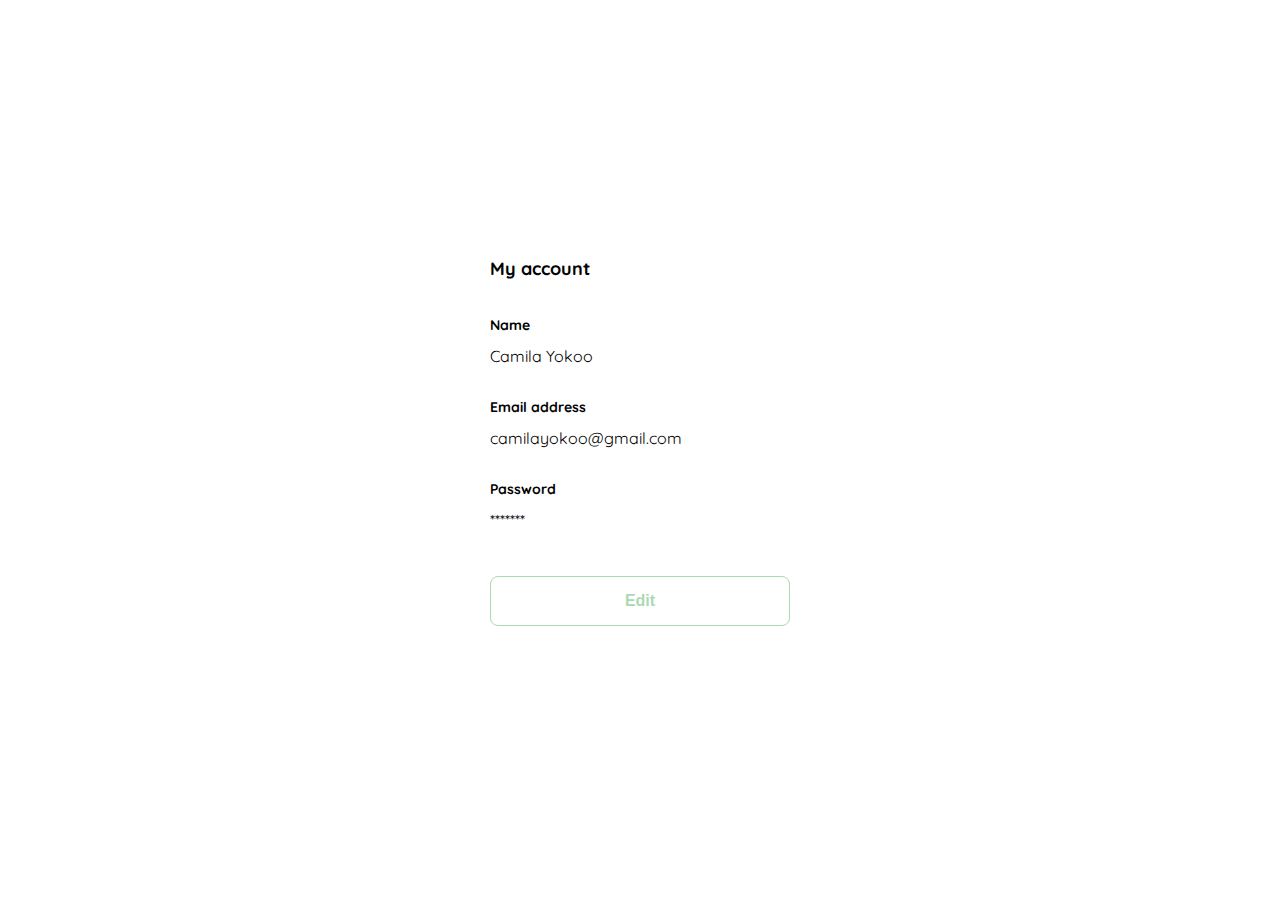
<file: edit-account.html>
<!DOCTYPE html>
<html lang="en">
  <head>
    <meta charset="UTF-8" />
    <meta http-equiv="X-UA-Compatible" content="IE=edge" />
    <meta name="viewport" content="width=device-width, initial-scale=1.0" />
    <link rel="preconnect" href="https://fonts.googleapis.com" />
    <link rel="preconnect" href="https://fonts.gstatic.com" crossorigin />
    <link
      href="https://fonts.googleapis.com/css2?family=Quicksand:wght@300;500;700&display=swap"
      rel="stylesheet"
    />
    <title>Document</title>

    <style>
      :root {
        --white: #ffffff;
        --black: #000000;
        --dark: #232830;
        --very-light-pink: #c7c7c7;
        --text-input-field: #f7f7f7;
        --hospital-green: #acd9b2;
        --sm: 14px;
        --md: 16px;
        --lg: 18px;
      }

      body {
        font-family: "Quicksand", sans-serif;
        margin: 0;
      }

      .login {
        width: 100%;
        height: 100vh;
        display: grid;
        place-items: center;
      }

      .form-container {
        display: grid;
        grid-template-rows: auto 1fr auto;
        width: 300px;
      }

      .logo {
        width: 150px;
        margin-bottom: 48px;
        justify-self: center;
        display: none;
      }

      .title {
        font-size: var(--lg);
        margin-bottom: 36px;
        text-align: start;
      }

      .label {
        font-size: var(--sm);
        font-weight: bold;
        margin-bottom: 4px;
      }

      .value {
        color: var(--black);
        font-size: var(--md);
        margin: 8px 0 32px 0;
      }

      .form {
        display: flex;
        flex-direction: column;
      }

      .form div {
        display: flex;
        flex-direction: column;
      }

      .secondary-button {
        background-color: var(--white);
        border: 1px solid var(--hospital-green);
        border-radius: 8px;
        color: var(--hospital-green);
        width: 100%;
        cursor: pointer;
        font-size: var(--md);
        font-weight: bold;
        height: 50px;
      }

      .login-button {
        margin-top: 14px;
        margin-bottom: 30px;
      }

      @media (max-width: 640px) {
        .form-container {
          height: 100%;
        }
        .form {
          height: 100%;
          justify-content: space-between;
        }
      }
    </style>
  </head>
  <body>
    <div class="login">
      <div class="form-container">
        <h1 class="title">My account</h1>

        <form action="" class="form">
          <div>
            <label for="name" class="label">Name</label>
            <p class="value">Camila Yokoo</p>

            <label for="email" class="label">Email address</label>
            <p class="value">camilayokoo@gmail.com</p>

            <label for="password" class="label">Password</label>
            <p class="value">*******</p>
          </div>

          <input
            type="submit"
            value="Edit"
            class="secondary-button login-button"
          />
        </form>
      </div>
    </div>
  </body>
</html>
</file>
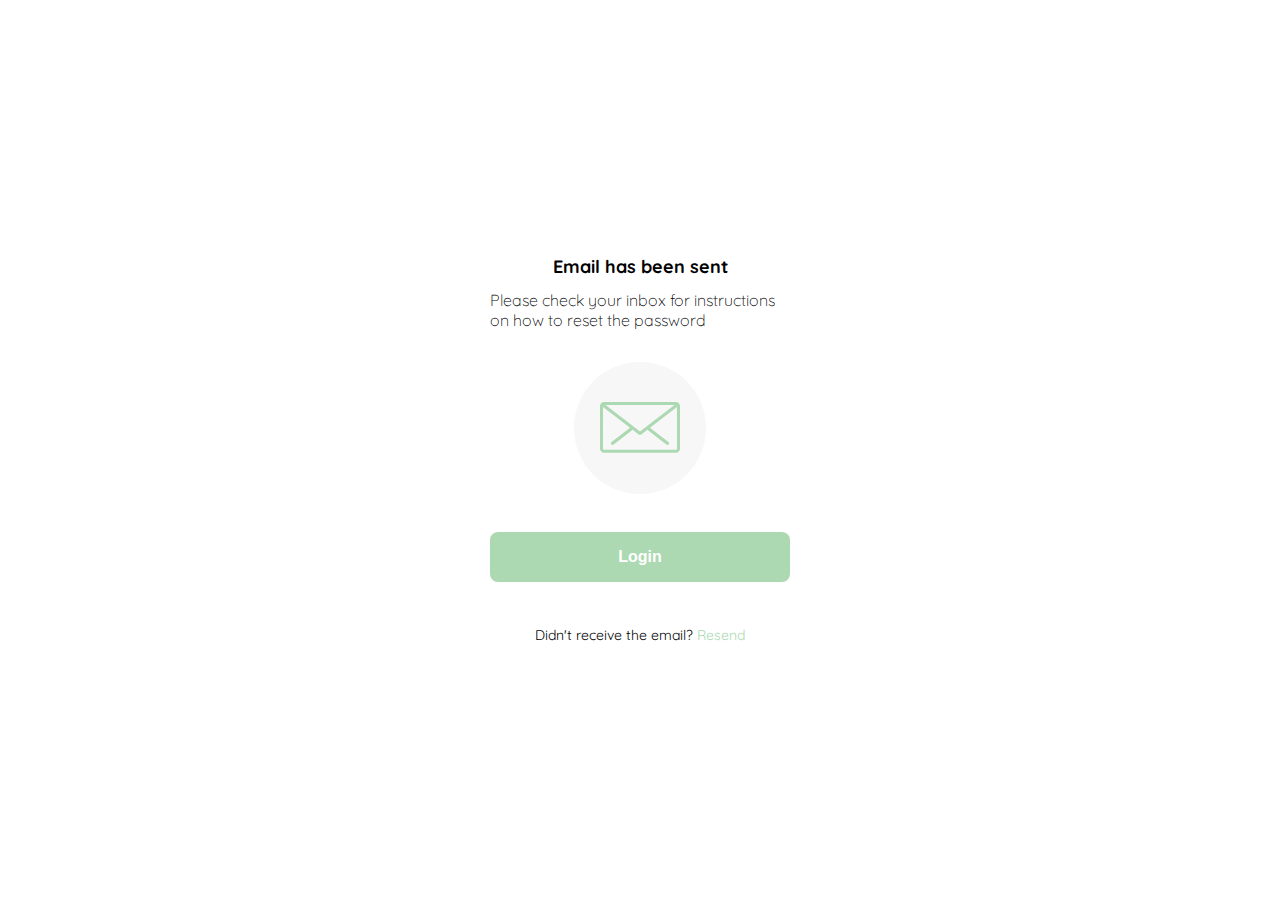
<file: email-sent.html>
<!DOCTYPE html>
<html lang="en">
  <head>
    <meta charset="UTF-8" />
    <meta http-equiv="X-UA-Compatible" content="IE=edge" />
    <meta name="viewport" content="width=device-width, initial-scale=1.0" />
    <link rel="preconnect" href="https://fonts.googleapis.com" />
    <link rel="preconnect" href="https://fonts.gstatic.com" crossorigin />
    <link
      href="https://fonts.googleapis.com/css2?family=Quicksand:wght@300;500;700&display=swap"
      rel="stylesheet"
    />
    <title>Document</title>

    <style>
      :root {
        --white: #ffffff;
        --black: #000000;
        --dark: #232830;
        --very-light-pink: #c7c7c7;
        --text-input-field: #f7f7f7;
        --hospital-green: #acd9b2;
        --sm: 14px;
        --md: 16px;
        --lg: 18px;
      }

      body {
        font-family: "Quicksand", sans-serif;
        margin: 0;
      }

      .login {
        width: 100%;
        height: 100vh;
        display: grid;
        place-items: center;
      }

      .form-container {
        display: grid;
        grid-template-rows: auto 1fr auto;
        width: 300px;
        justify-items: center;
      }

      .logo {
        width: 150px;
        margin-bottom: 48px;
        justify-self: center;
        display: none;
      }

      .title {
        font-size: var(--lg);
        margin-bottom: 12px;
        text-align: center;
      }

      .subtitle {
        color: var(--black);
        font-size: var(--md);
        margin-bottom: 32px;
        margin-top: 0;
        font-weight: 300;
      }

      .email-image {
        width: 132px;
        height: 132px;
        background-color: var(--text-input-field);
        border-radius: 50%;
        display: flex;
        justify-content: center;
        align-items: center;
        margin-bottom: 24px;
      }

      .email-image img {
        width: 80px;
      }

      .resend {
        font-size: var(--sm);
      }

      .resend span {
        color: var(--black);
      }

      .resend a {
        color: var(--hospital-green);
        text-decoration: none;
      }

      .primary-button {
        background-color: var(--hospital-green);
        border: none;
        border-radius: 8px;
        color: var(--white);
        width: 100%;
        cursor: pointer;
        font-size: var(--md);
        font-weight: bold;
        height: 50px;
      }

      .login-button {
        margin-top: 14px;
        margin-bottom: 30px;
      }

      @media (max-width: 640px) {
        .logo {
          display: block;
        }
      }
    </style>
  </head>
  <body>
    <div class="login">
      <div class="form-container">
        <img src="./logos/logo_yard_sale.svg" alt="logo" class="logo" />

        <h1 class="title">Email has been sent</h1>
        <p class="subtitle">
          Please check your inbox for instructions on how to reset the password
        </p>

        <div class="email-image">
          <img src="./icons/email.svg" alt="email-logo" />
        </div>

        <button class="primary-button login-button">Login</button>

        <p class="resend">
          <span>Didn't receive the email?</span>
          <a href="/">Resend</a>
        </p>
      </div>
    </div>
  </body>
</html>
</file>
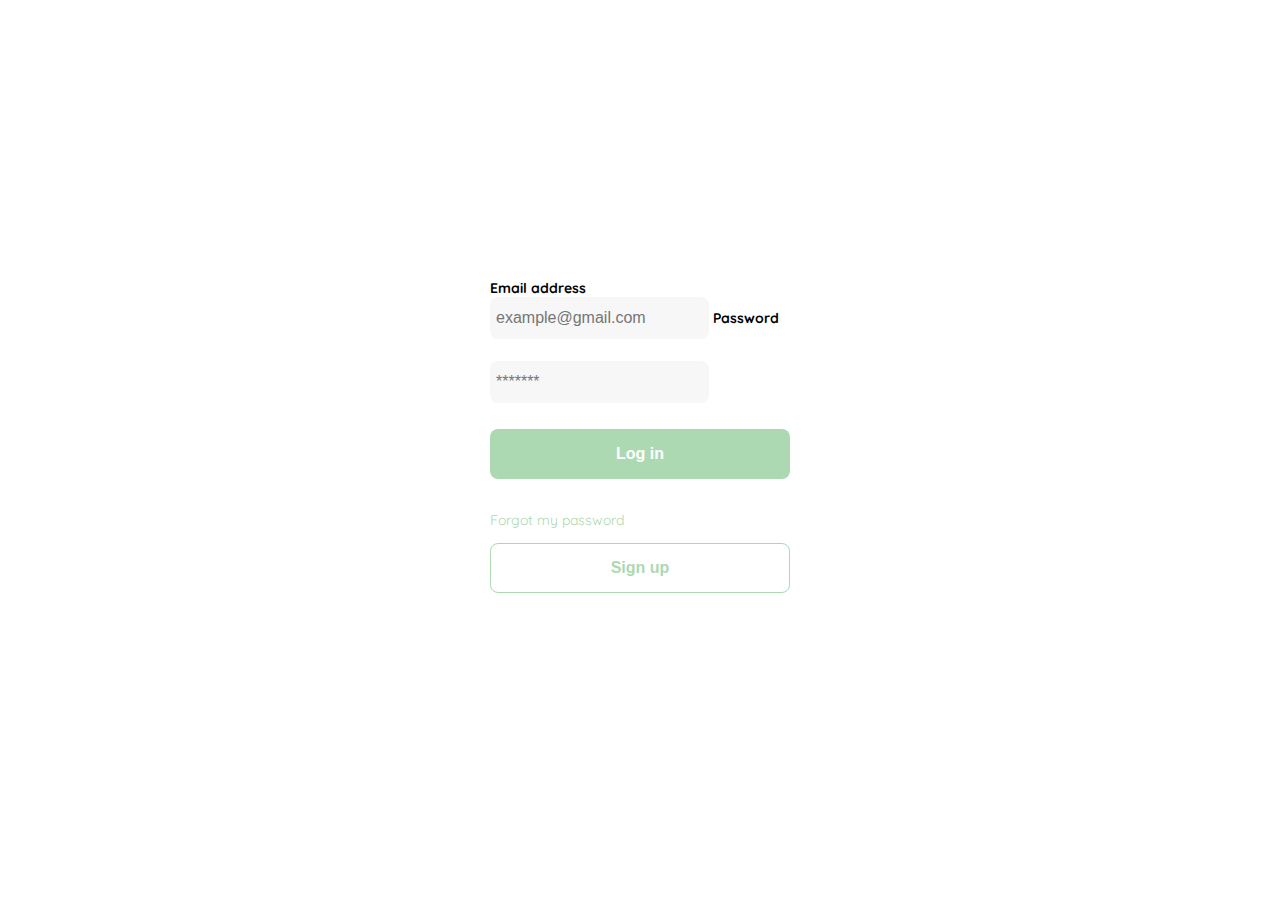
<file: login.html>
<!DOCTYPE html>
<html lang="en">
  <head>
    <meta charset="UTF-8" />
    <meta http-equiv="X-UA-Compatible" content="IE=edge" />
    <meta name="viewport" content="width=device-width, initial-scale=1.0" />
    <link rel="preconnect" href="https://fonts.googleapis.com" />
    <link rel="preconnect" href="https://fonts.gstatic.com" crossorigin />
    <link
      href="https://fonts.googleapis.com/css2?family=Quicksand:wght@300;500;700&display=swap"
      rel="stylesheet"
    />
    <title>Document</title>

    <style>
      :root {
        --white: #ffffff;
        --black: #000000;
        --dark: #232830;
        --very-light-pink: #c7c7c7;
        --text-input-field: #f7f7f7;
        --hospital-green: #acd9b2;
        --sm: 14px;
        --md: 16px;
        --lg: 18px;
      }

      body {
        font-family: "Quicksand", sans-serif;
        margin: 0;
      }

      .login {
        width: 100%;
        height: 100vh;
        display: grid;
        place-items: center;
      }

      .form-container {
        display: grid;
        grid-template-rows: auto 1fr auto;
        width: 300px;
      }

      .logo {
        width: 150px;
        margin-bottom: 48px;
        justify-self: center;
        display: none;
      }

      .title {
        font-size: var(--lg);
        margin-bottom: 12px;
        text-align: center;
      }

      .subtitle {
        color: var(--black);
        font-size: var(--md);
        margin-bottom: 32px;
        margin-top: 0;
        font-weight: 300;
      }

      .label {
        font-size: var(--sm);
        font-weight: bold;
        margin-bottom: 4px;
      }

      .input {
        background-color: var(--text-input-field);
        border: none;
        border-radius: 8px;
        height: 30px;
        font-size: var(--md);
        padding: 6px;
        margin-bottom: 12px;
      }

      .input-email {
        margin-bottom: 22px;
      }

      .form {
        display: flex;
        flex-direction: column;
      }

      .form a {
        color: var(--hospital-green);
        font-size: var(--sm);
        text-align: center;
        text-decoration: none;
        margin-bottom: 52px;
      }

      .primary-button {
        background-color: var(--hospital-green);
        border: none;
        border-radius: 8px;
        color: var(--white);
        width: 100%;
        cursor: pointer;
        font-size: var(--md);
        font-weight: bold;
        height: 50px;
        margin-top: 14px;
        margin-bottom: 30px;
      }

      .secondary-button {
        background-color: var(--white);
        border: 1px solid var(--hospital-green);
        border-radius: 8px;
        color: var(--hospital-green);
        width: 100%;
        cursor: pointer;
        font-size: var(--md);
        font-weight: bold;
        height: 50px;
        margin-top: 14px;
        margin-bottom: 30px;
      }

      @media (max-width: 640px) {
        .logo {
          display: block;
        }

        .form-container {
          height: 100%;
        }
        
        .form {
          height: 100%;
          justify-content: space-between;
        }
      }
    </style>
  </head>
  <body>
    <div class="login">
      <div class="form-container">
        <img src="./logos/logo_yard_sale.svg" alt="logo" class="logo" />

        <form action="" class="form">
          <div>
            <label for="email" class="label">Email address</label>
            <input
              type="email"
              id="email"
              class="input input-email"
              placeholder="example@gmail.com"
              required
            />
            <label for="password" class="label">Password</label>
            <input
              type="password"
              id="password"
              class="input input-password"
              placeholder="*******"
              required
            />

            <input
              type="submit"
              value="Log in"
              class="primary-button login-button"
            />
            <a href="/">Forgot my password</a>
          </div>
          <button class="secondary-button signup-button">Sign up</button>
        </form>
      </div>
    </div>
  </body>
</html>
</file>
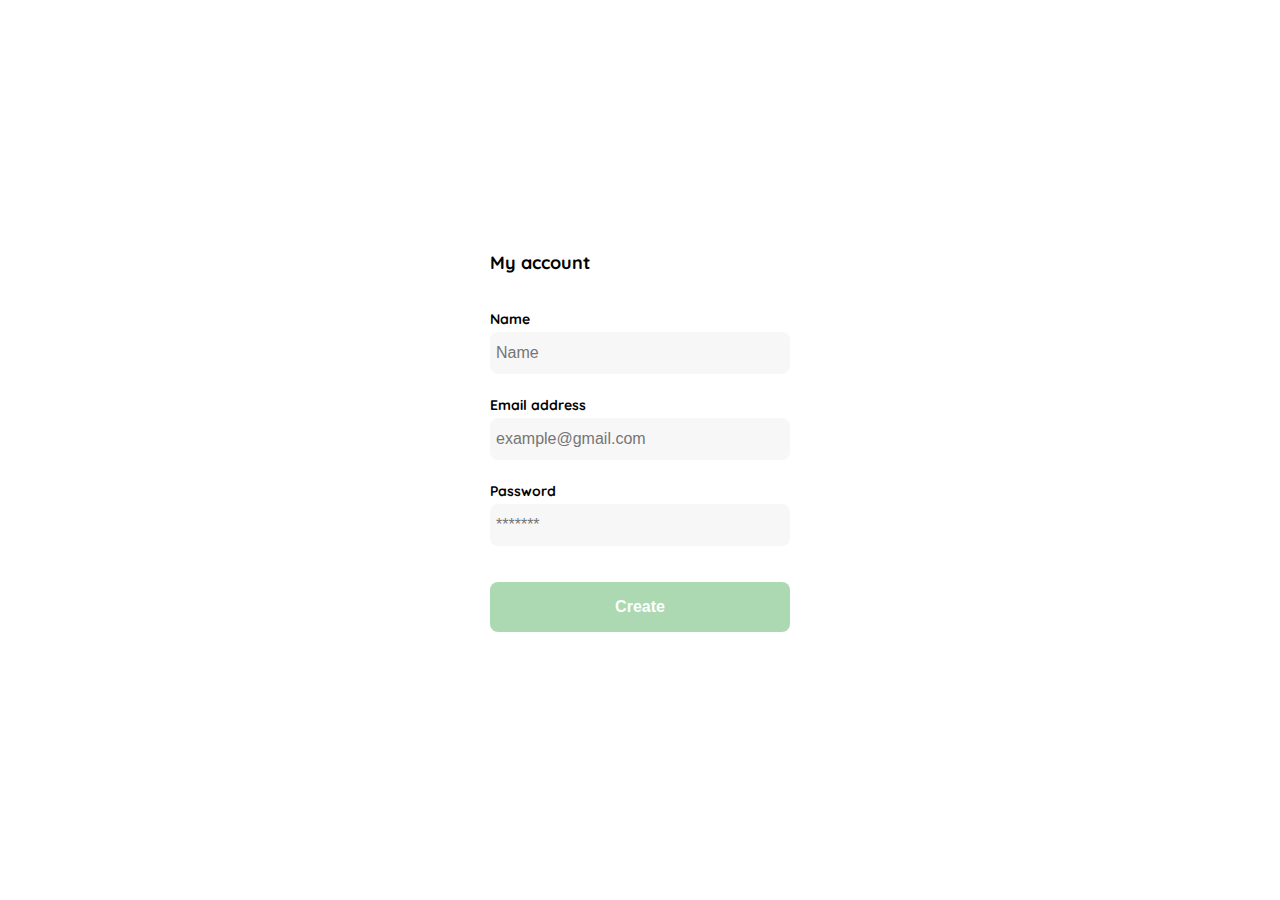
<file: my-account.html>
<!DOCTYPE html>
<html lang="en">
  <head>
    <meta charset="UTF-8" />
    <meta http-equiv="X-UA-Compatible" content="IE=edge" />
    <meta name="viewport" content="width=device-width, initial-scale=1.0" />
    <link rel="preconnect" href="https://fonts.googleapis.com" />
    <link rel="preconnect" href="https://fonts.gstatic.com" crossorigin />
    <link
      href="https://fonts.googleapis.com/css2?family=Quicksand:wght@300;500;700&display=swap"
      rel="stylesheet"
    />
    <title>Document</title>

    <style>
      :root {
        --white: #ffffff;
        --black: #000000;
        --dark: #232830;
        --very-light-pink: #c7c7c7;
        --text-input-field: #f7f7f7;
        --hospital-green: #acd9b2;
        --sm: 14px;
        --md: 16px;
        --lg: 18px;
      }

      body {
        font-family: "Quicksand", sans-serif;
        margin: 0;
      }

      .login {
        width: 100%;
        height: 100vh;
        display: grid;
        place-items: center;
      }

      .form-container {
        display: grid;
        grid-template-rows: auto 1fr auto;
        width: 300px;
      }

      .logo {
        width: 150px;
        margin-bottom: 48px;
        justify-self: center;
        display: none;
      }

      .title {
        font-size: var(--lg);
        margin-bottom: 36px;
        text-align: start;
      }

      .label {
        font-size: var(--sm);
        font-weight: bold;
        margin-bottom: 4px;
      }

      .input {
        background-color: var(--text-input-field);
        border: none;
        border-radius: 8px;
        height: 30px;
        font-size: var(--md);
        padding: 6px;
        margin-bottom: 12px;
      }

      .input-name,
      .input-email,
      .input-password {
        margin-bottom: 22px;
      }

      .form {
        display: flex;
        flex-direction: column;
      }

      .form div {
        display: flex;
        flex-direction: column;
      }

      .primary-button {
        background-color: var(--hospital-green);
        border: none;
        border-radius: 8px;
        color: var(--white);
        width: 100%;
        cursor: pointer;
        font-size: var(--md);
        font-weight: bold;
        height: 50px;
      }

      .login-button {
        margin-top: 14px;
        margin-bottom: 30px;
      }

      @media (max-width: 640px) {
        .form-container {
          height: 100%;
        }
        .form {
          height: 100%;
          justify-content: space-between;
        }
      }
    </style>
  </head>
  <body>
    <div class="login">
      <div class="form-container">
        <h1 class="title">My account</h1>

        <form action="" class="form">
          <div>
            <label for="name" class="label">Name</label>
            <input
              type="text"
              id="name"
              class="input input-name"
              placeholder="Name"
              required
            />

            <label for="email" class="label">Email address</label>
            <input
              type="email"
              id="email"
              class="input input-email"
              placeholder="example@gmail.com"
              required
            />

            <label for="password" class="label">Password</label>
            <input
              type="password"
              id="password"
              class="input input-password"
              placeholder="*******"
              required
            />
          </div>

          <input
            type="submit"
            value="Create"
            class="primary-button login-button"
          />
        </form>
      </div>
    </div>
  </body>
</html>
</file>
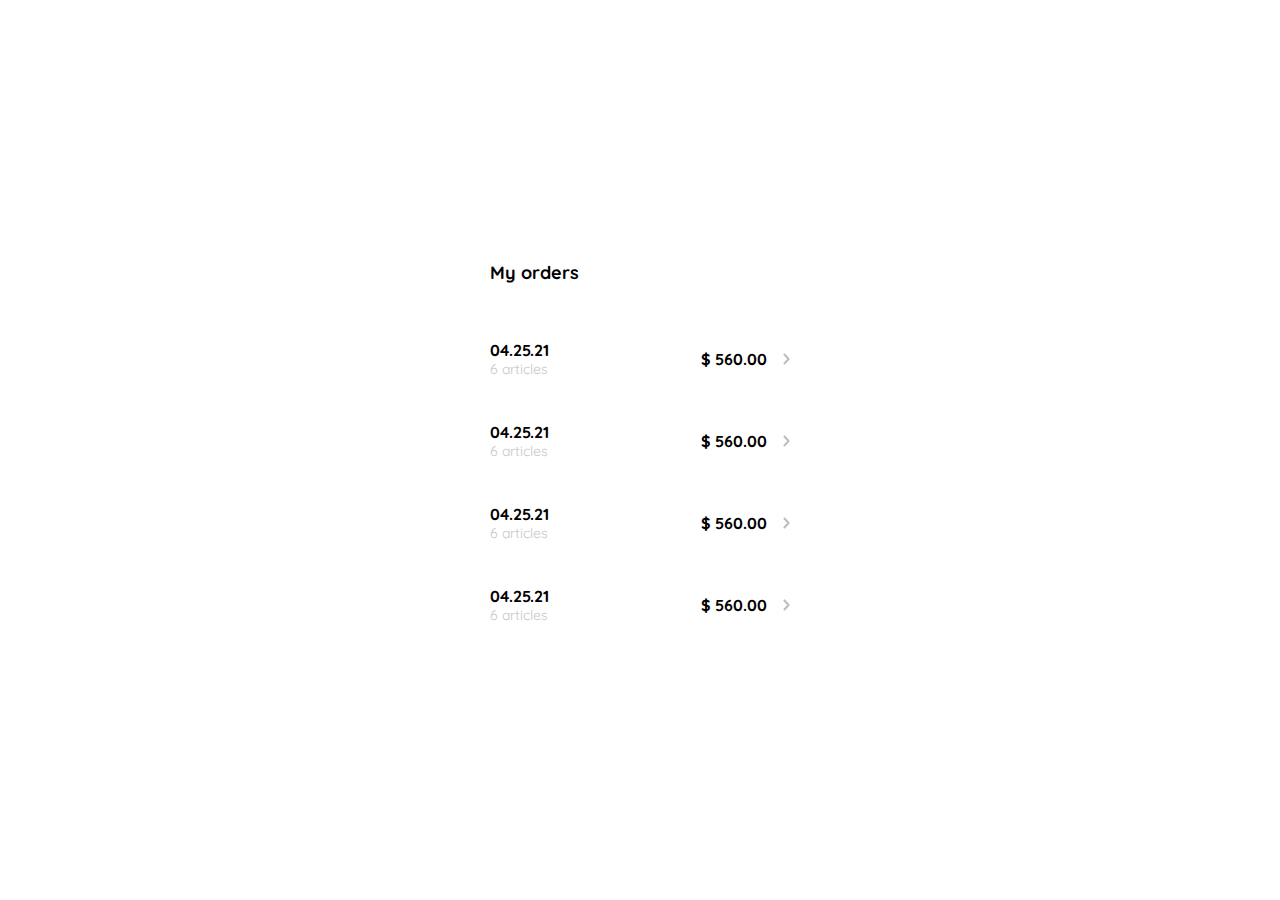
<file: my-orders.html>
<!DOCTYPE html>
<html lang="en">
  <head>
    <meta charset="UTF-8" />
    <meta http-equiv="X-UA-Compatible" content="IE=edge" />
    <meta name="viewport" content="width=device-width, initial-scale=1.0" />
    <title>Document</title>

    <link rel="preconnect" href="https://fonts.googleapis.com" />
    <link rel="preconnect" href="https://fonts.gstatic.com" crossorigin />
    <link
      href="https://fonts.googleapis.com/css2?family=Quicksand:wght@300;500;700&display=swap"
      rel="stylesheet"
    />
    <title>Document</title>

    <style>
      :root {
        --white: #ffffff;
        --black: #000000;
        --dark: #232830;
        --very-light-pink: #c7c7c7;
        --text-input-field: #f7f7f7;
        --hospital-green: #acd9b2;
        --sm: 14px;
        --md: 16px;
        --lg: 18px;
      }

      body {
        font-family: "Quicksand", sans-serif;
        margin: 0;
      }

      .my-order {
        width: 100%;
        height: 100vh;
        display: grid;
        place-items: center;
      }

      .title {
        font-size: var(--lg);
        margin-bottom: 40px;
      }

      .my-order-container {
        display: grid;
        grid-template-rows: auto 1fr auto;
        width: 300px;
      }

      .my-order-content {
        display: flex;
        flex-direction: column;
      }

      .order {
        display: grid;
        grid-template-columns: auto 1fr auto;
        gap: 16px;
        align-items: center;
        margin-bottom: 12px;
      }

      .order p:nth-child(1) {
        display: flex;
        flex-direction: column;
      }

      .order p span:nth-child(1) {
        font-size: var(--md);
        font-weight: bold;
      }

      .order p span:nth-child(2) {
        font-size: var(--sm);
        color: var(--very-light-pink);
      }

      .order p:nth-child(2) {
        text-align: end;
        font-weight: bold;
      }

    </style>
  </head>
  <body>
    <div class="my-order">
      <div class="my-order-container">
        <h1 class="title">My orders</h1>
        <div class="my-order-content">
          <div class="order">
            <p>
              <span>04.25.21</span>
              <span>6 articles</span>
            </p>
            <p>$ 560.00</p>
            <img src="./icons/arrow.svg" alt="arrow">
          </div>
          <div class="order">
            <p>
              <span>04.25.21</span>
              <span>6 articles</span>
            </p>
            <p>$ 560.00</p>
            <img src="./icons/arrow.svg" alt="arrow">
          </div>
          <div class="order">
            <p>
              <span>04.25.21</span>
              <span>6 articles</span>
            </p>
            <p>$ 560.00</p>
            <img src="./icons/arrow.svg" alt="arrow">
          </div>
          <div class="order">
            <p>
              <span>04.25.21</span>
              <span>6 articles</span>
            </p>
            <p>$ 560.00</p>
            <img src="./icons/arrow.svg" alt="arrow">
          </div>
        </div>
      </div>
    </div>
  </body>
</html>
</file>
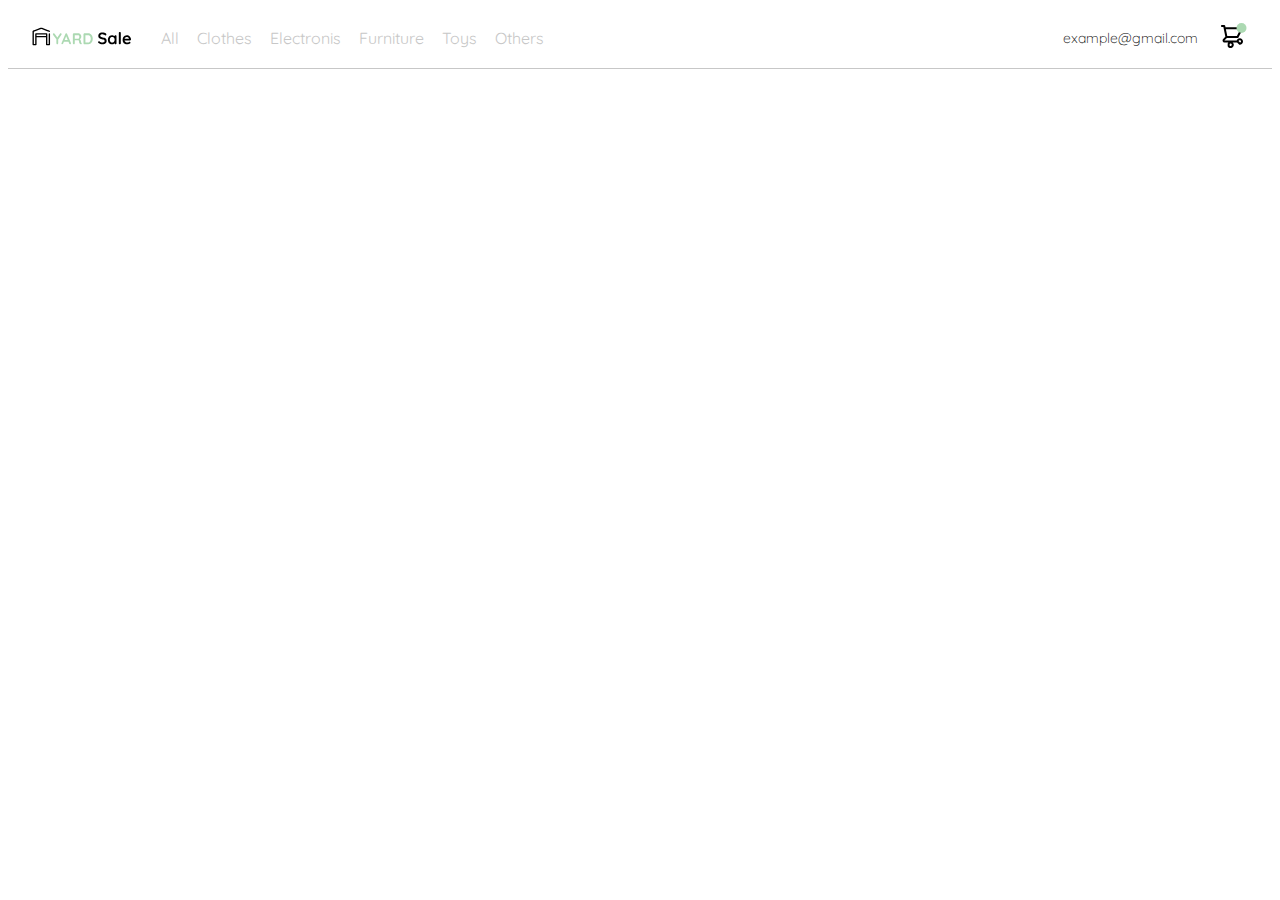
<file: navbar.html>
<!DOCTYPE html>
<html lang="en">
  <head>
    <meta charset="UTF-8" />
    <meta http-equiv="X-UA-Compatible" content="IE=edge" />
    <meta name="viewport" content="width=device-width, initial-scale=1.0" />
    <link rel="preconnect" href="https://fonts.googleapis.com" />
    <link rel="preconnect" href="https://fonts.gstatic.com" crossorigin />
    <link
      href="https://fonts.googleapis.com/css2?family=Quicksand:wght@300;500;700&display=swap"
      rel="stylesheet"
    />
    <title>Document</title>
    <style>
      :root {
        --white: #ffffff;
        --black: #000000;
        --dark: #232830;
        --very-light-pink: #c7c7c7;
        --text-input-field: #f7f7f7;
        --hospital-green: #acd9b2;
        --sm: 14px;
        --md: 16px;
        --lg: 18px;
      }

      body {
        font-family: "Quicksand", sans-serif;
      }

      nav {
        display: flex;
        justify-content: space-between;
        padding: 0 24px;
        border-bottom: 1px solid var(--very-light-pink);
      }

      .menu-icon {
        display: none;
      }

      .logo {
        width: 100px;
      }

      .navbar-left {
        display: flex;
      }

      .navbar-left ul,
      .navbar-right ul {
        list-style: none;
        padding: 0;
        margin: 0;
        display: flex;
        align-items: center;
        height: 60px;
      }

      .navbar-left ul {
        margin-left: 20px;
      }

      .navbar-left ul li a {
        text-decoration: none;
        color: var(--very-light-pink);
        padding: 6px 9px;
      }

      .navbar-left ul li a:hover {
        color: var(--hospital-green);
        border-radius: 8px;
        border: 1px solid var(--hospital-green);
      }

      .navbar-email {
        color: var(--black);
        font-size: var(--sm);
        font-weight: 300;
        margin-right: 20px;
      }

      /* .navbar-shopping-cart {
      } */

      @media (max-width: 640px) {
        .menu-icon {
          display: block;
        }

        .navbar-left ul {
          display: none;
        }

        .navbar-email {
          display: none;
        }
      }
    </style>
  </head>
  <body>
    <nav>
      <img src="./icons/icon_menu.svg" alt="" class="menu-icon" />
      <div class="navbar-left">
        <img src="./logos/logo_yard_sale.svg" alt="logo" class="logo" />
        <ul>
          <li>
            <a href="">All</a>
          </li>
          <li>
            <a href="">Clothes</a>
          </li>
          <li>
            <a href="">Electronis</a>
          </li>
          <li>
            <a href="">Furniture</a>
          </li>
          <li>
            <a href="">Toys</a>
          </li>
          <li>
            <a href="">Others</a>
          </li>
        </ul>
      </div>

      <div class="navbar-right">
        <ul>
          <li class="navbar-email">example@gmail.com</li>
          <li class="navbar-shopping-cart">
            <img
              src="./icons/icon_shopping_cart_notification.svg"
              alt="shopping cart"
            />
          </li>
        </ul>
      </div>
    </nav>
  </body>
</html>
</file>
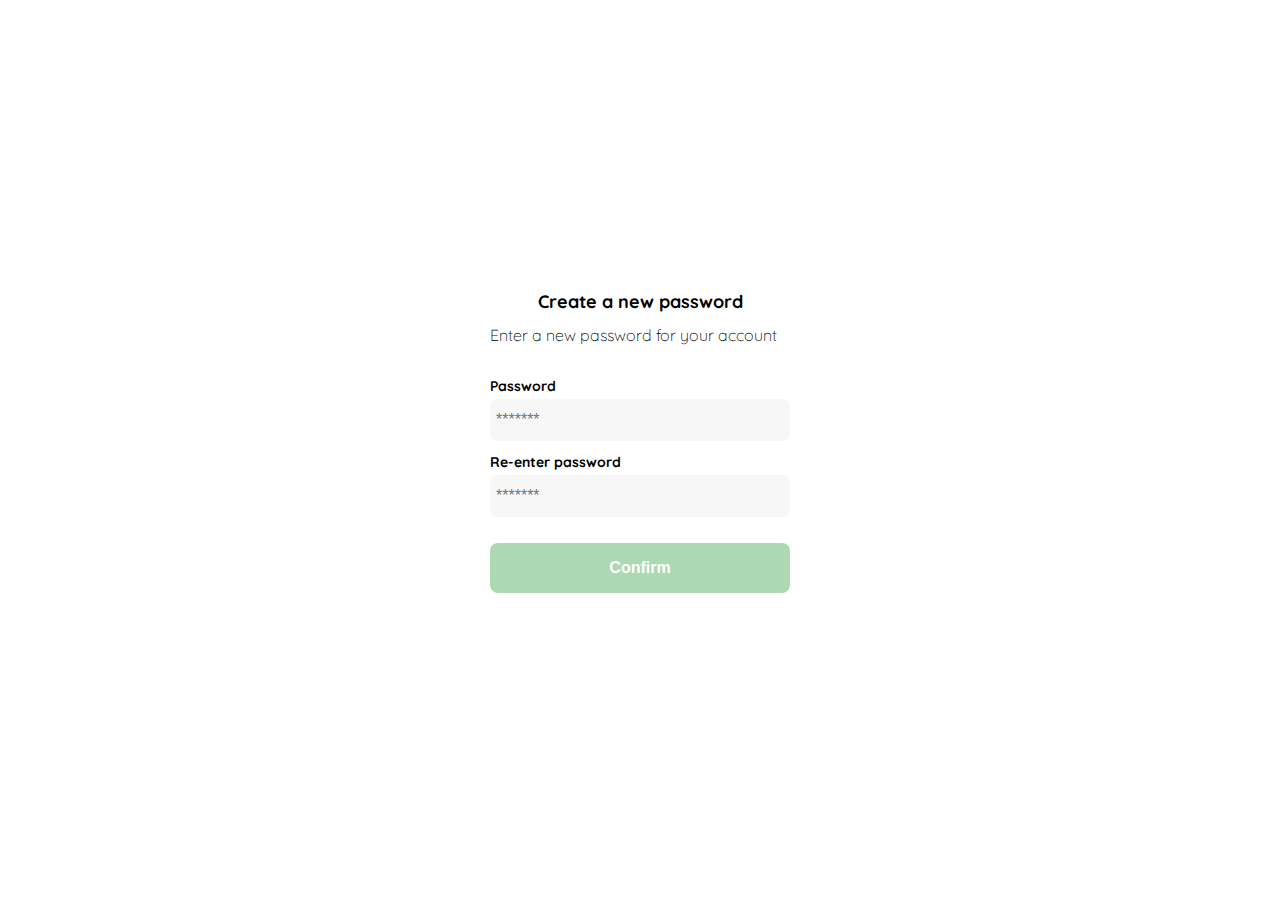
<file: password.html>
<!DOCTYPE html>
<html lang="en">
  <head>
    <meta charset="UTF-8" />
    <meta http-equiv="X-UA-Compatible" content="IE=edge" />
    <meta name="viewport" content="width=device-width, initial-scale=1.0" />
    <link rel="preconnect" href="https://fonts.googleapis.com" />
    <link rel="preconnect" href="https://fonts.gstatic.com" crossorigin />
    <link
      href="https://fonts.googleapis.com/css2?family=Quicksand:wght@300;500;700&display=swap"
      rel="stylesheet"
    />
    <title>Document</title>

    <style>
      :root {
        --white: #ffffff;
        --black: #000000;
        --dark: #232830;
        --very-light-pink: #c7c7c7;
        --text-input-field: #f7f7f7;
        --hospital-green: #acd9b2;
        --sm: 14px;
        --md: 16px;
        --lg: 18px;
      }

      body {
        font-family: "Quicksand", sans-serif;
        margin: 0;
      }

      .login {
        width: 100%;
        height: 100vh;
        display: grid;
        place-items: center;
      }

      .form-container {
        display: grid;
        grid-template-rows: auto 1fr auto;
        width: 300px;
      }

      .logo {
        width: 150px;
        margin-bottom: 48px;
        justify-self: center;
        display: none;
      }

      .title {
        font-size: var(--lg);
        margin-bottom: 12px;
        text-align: center;
      }

      .subtitle {
        color: var(--black);
        font-size: var(--md);
        margin-bottom: 32px;
        margin-top: 0;
        font-weight: 300;
      }

      .label {
        font-size: var(--sm);
        font-weight: bold;
        margin-bottom: 4px;
      }

      .input {
        background-color: var(--text-input-field);
        border: none;
        border-radius: 8px;
        height: 30px;
        font-size: var(--md);
        padding: 6px;
        margin-bottom: 12px;
      }

      .form {
        display: flex;
        flex-direction: column;
      }

      .primary-button {
        background-color: var(--hospital-green);
        border: none;
        border-radius: 8px;
        color: var(--white);
        width: 100%;
        cursor: pointer;
        font-size: var(--md);
        font-weight: bold;
        height: 50px;
      }

      .login-button {
        margin-top: 14px;
        margin-bottom: 30px;
      }

      @media (max-width: 640px) {
        .logo {
          display: block;
        }
      }
    </style>
  </head>
  <body>
    <div class="login">
      <div class="form-container">
        <img src="./logos/logo_yard_sale.svg" alt="logo" class="logo" />

        <h1 class="title">Create a new password</h1>
        <p class="subtitle">Enter a new password for your account</p>

        <form action="" class="form">
          <label for="password" class="label">Password</label>
          <input
            type="password"
            id="password"
            class="input input-password"
            placeholder="*******"
            required
          />
          <label for="re-password" class="label">Re-enter password</label>
          <input
            type="password"
            id="re-password"
            class="input input-password"
            placeholder="*******"
            required
          />

          <input
            type="submit"
            value="Confirm"
            class="primary-button login-button"
          />
        </form>
      </div>
    </div>
  </body>
</html>
</file>
